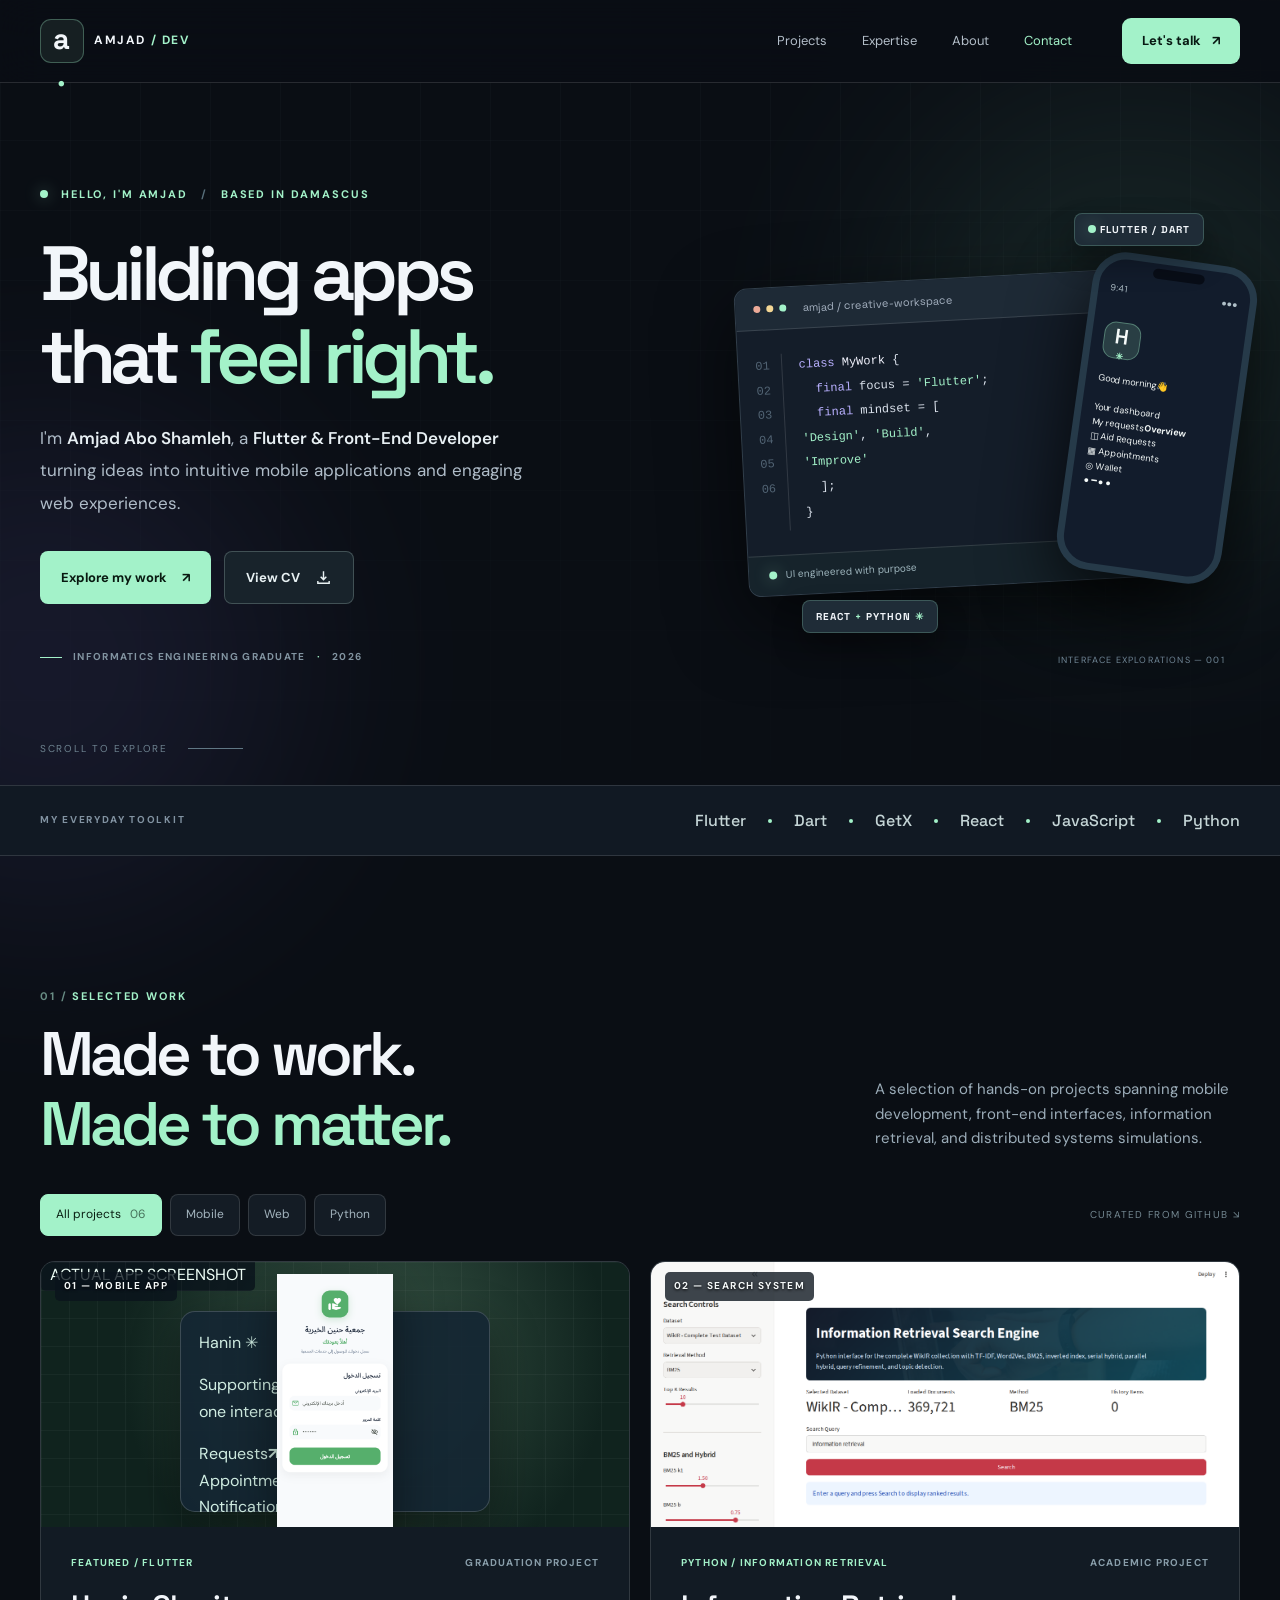
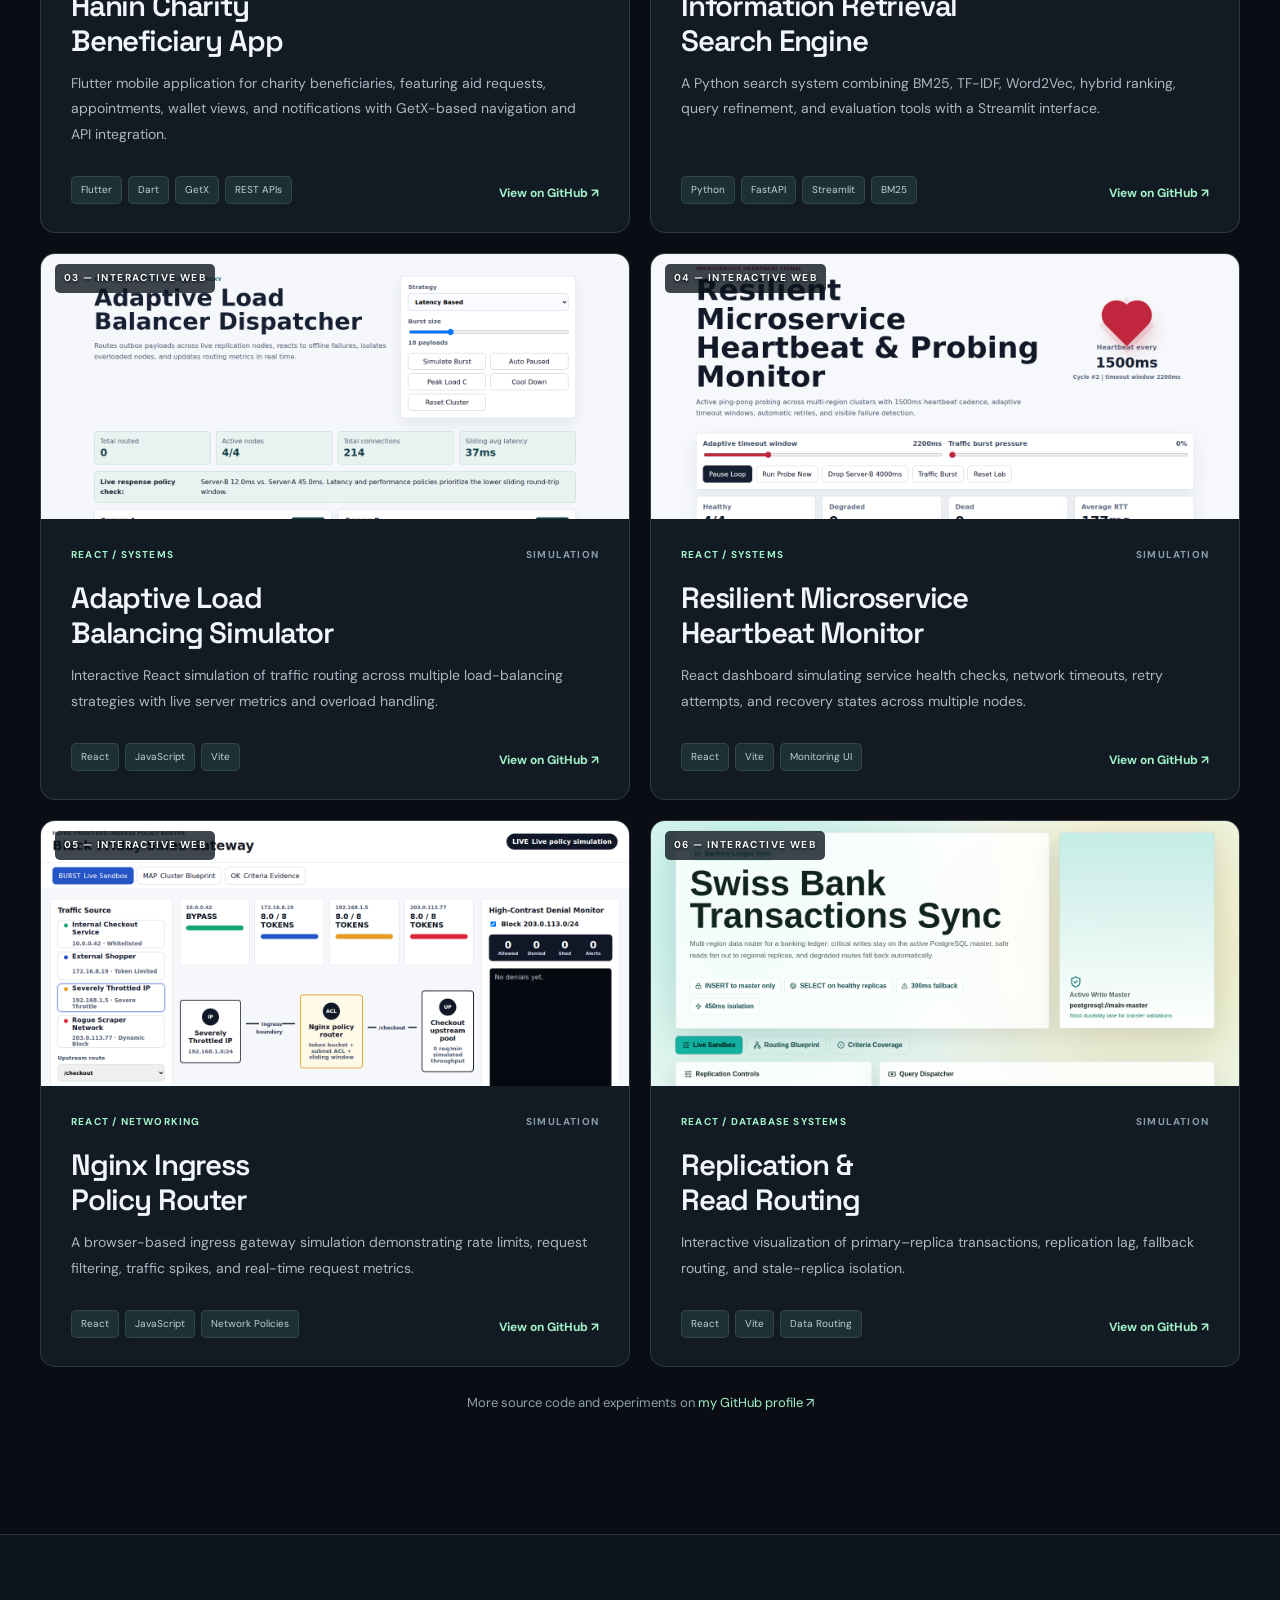
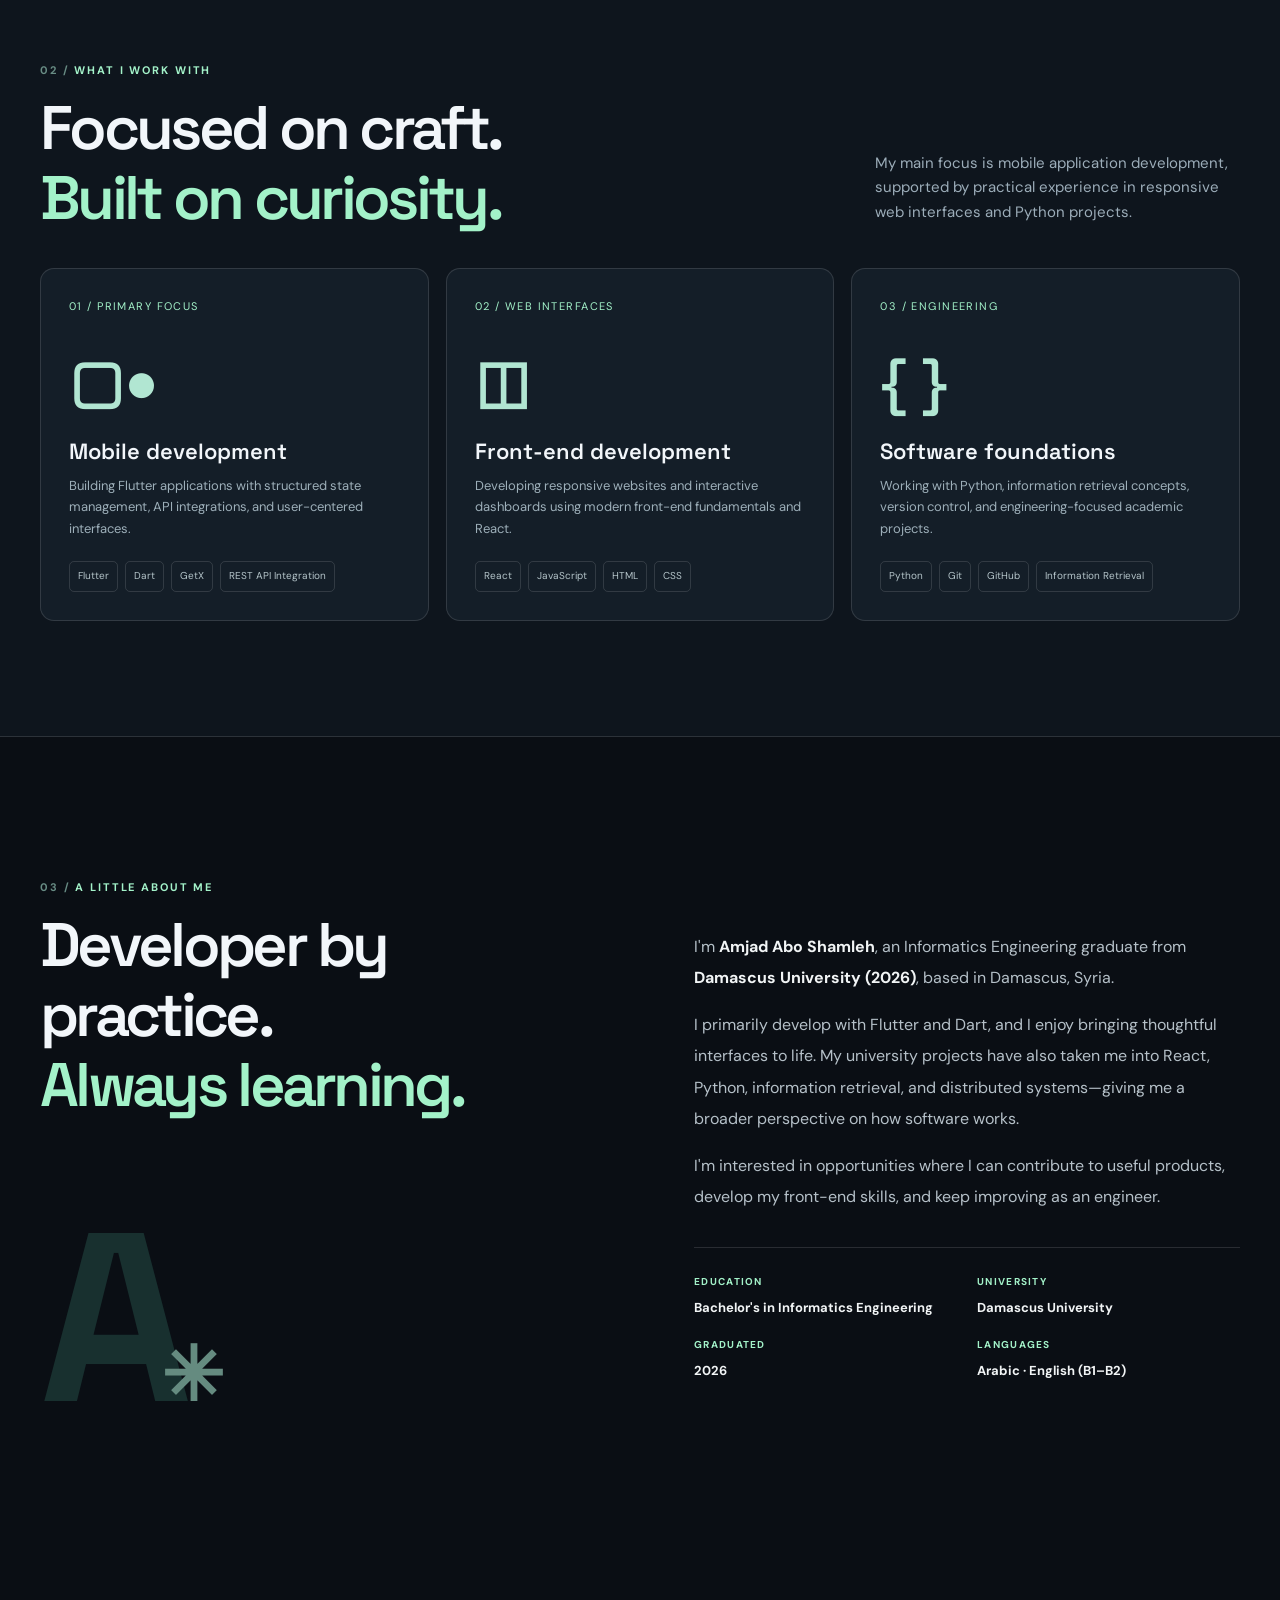
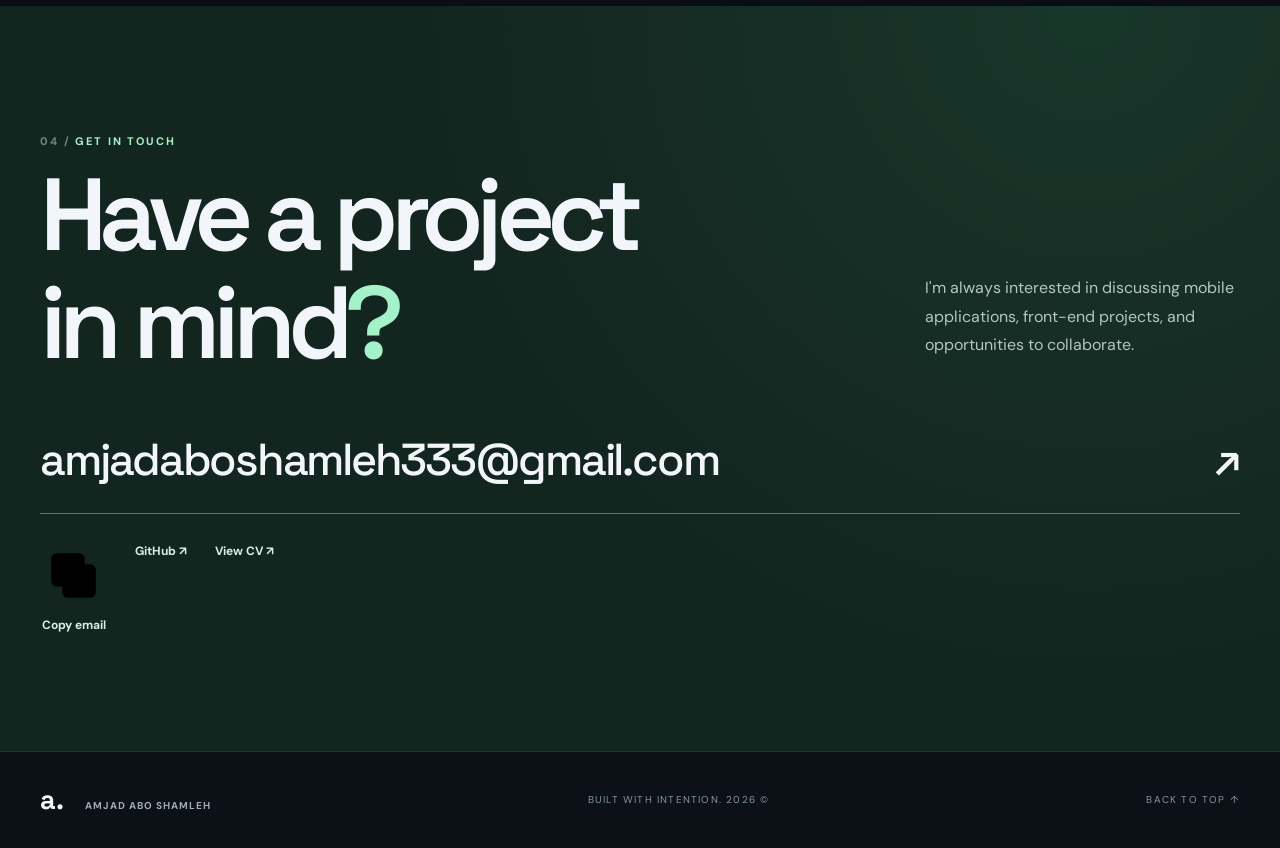
<file: index.html>
<!doctype html>
<html lang="en">
<head>
  <meta charset="utf-8" />
  <meta name="viewport" content="width=device-width, initial-scale=1" />
  <meta name="theme-color" content="#0a0e14" />
  <meta name="description" content="Portfolio of Amjad Abo Shamleh — Flutter & Front-End Developer. Explore mobile apps, interactive web experiences, and Python engineering projects." />
  <meta property="og:type" content="website" />
  <meta property="og:title" content="Amjad Abo Shamleh — Flutter & Front-End Developer" />
  <meta property="og:description" content="Thoughtful mobile apps. Interactive web experiences. Explore selected engineering projects by Amjad Abo Shamleh." />
  <meta property="og:image" content="https://github.com/Amjad2001-art.png" />
  <title>Amjad Abo Shamleh — Flutter & Front-End Developer</title>
  <link rel="icon" type="image/svg+xml" href="assets/favicon.svg" />
  <link rel="preconnect" href="https://fonts.googleapis.com" />
  <link rel="preconnect" href="https://fonts.gstatic.com" crossorigin />
  <link href="https://fonts.googleapis.com/css2?family=DM+Sans:wght@400;500;600;700&family=Space+Grotesk:wght@400;500;600;700&display=swap" rel="stylesheet" />
  <link rel="stylesheet" href="style.css" />
  <script defer src="script.js"></script>
</head>
<body>
  <a class="skip-link" href="#main">Skip to content</a>
  <div class="background-glow glow-one" aria-hidden="true"></div>
  <div class="background-glow glow-two" aria-hidden="true"></div>
  <div class="ambient-grid" aria-hidden="true"></div>

  <header class="site-header" id="top">
    <nav class="nav shell" aria-label="Main navigation">
      <a class="brand" href="#top" aria-label="Amjad Abo Shamleh — Home">
        <span class="brand-symbol">a<span>.</span></span>
        <span class="brand-label">AMJAD<span> / DEV</span></span>
      </a>
      <div class="nav-links" id="nav-links">
        <a href="#work">Projects</a>
        <a href="#expertise">Expertise</a>
        <a href="#about">About</a>
        <a href="#contact">Contact</a>
      </div>
      <a class="nav-cta" href="mailto:amjadaboshamleh333@gmail.com">Let's talk <span aria-hidden="true">↗</span></a>
      <button class="menu-toggle" type="button" aria-label="Open navigation menu" aria-controls="nav-links" aria-expanded="false">
        <span></span><span></span><span></span>
      </button>
    </nav>
  </header>

  <main id="main">
    <section class="hero shell" aria-labelledby="hero-heading">
      <div class="hero-copy">
        <div class="eyebrow"><span class="eyebrow-mark"></span> HELLO, I'M AMJAD <span class="eyebrow-dash">/</span> BASED IN DAMASCUS</div>
        <h1 id="hero-heading">Building apps<br />that <span class="headline-accent">feel right<span class="headline-period">.</span></span></h1>
        <p class="hero-intro">I'm <strong>Amjad Abo Shamleh</strong>, a <strong>Flutter &amp; Front-End Developer</strong> turning ideas into intuitive mobile applications and engaging web experiences.</p>
        <div class="hero-actions">
          <a class="button button-primary" href="#work">Explore my work <span class="button-arrow" aria-hidden="true">↗</span></a>
          <a class="button button-outline" href="cv.html" target="_blank" rel="noopener noreferrer">View CV <svg aria-hidden="true" viewBox="0 0 24 24"><path d="M12 3v12m-4-4 4 4 4-4M4 17v3h16v-3"/></svg></a>
        </div>
        <div class="hero-trustline"><span class="trust-dash"></span> INFORMATICS ENGINEERING GRADUATE <span class="trust-dot">·</span> 2026</div>
      </div>

      <div class="hero-art" aria-label="Illustration of mobile and web development tools">
        <div class="hero-art-grid" aria-hidden="true"></div>
        <div class="floating-tag tag-top"><span class="tag-signal"></span> FLUTTER / DART</div>
        <div class="workstation">
          <div class="workstation-top"><div class="window-dots"><span></span><span></span><span></span></div><div class="workstation-path">amjad / creative-workspace</div><span class="window-spark">✦</span></div>
          <div class="code-panel">
            <div class="code-rail"><span>01</span><span>02</span><span>03</span><span>04</span><span>05</span><span>06</span></div>
            <div class="code-lines" aria-hidden="true"><div><span class="syntax-purple">class</span> <span class="syntax-light">MyWork</span> {</div><div class="indent"><span class="syntax-purple">final</span> focus = <span class="syntax-green">'Flutter'</span>;</div><div class="indent"><span class="syntax-purple">final</span> mindset = [</div><div class="indent2"><span class="syntax-green">'Design'</span>, <span class="syntax-green">'Build'</span>,</div><div class="indent2"><span class="syntax-green">'Improve'</span></div><div class="indent">];</div><div>}</div></div>
          </div>
          <div class="workstation-bottom"><span class="status-light"></span> <span>UI engineered with purpose</span><span class="tiny-bars"><i></i><i></i><i></i><i></i><i></i></span></div>
        </div>
        <div class="phone-frame" aria-hidden="true"><div class="phone-camera"></div><div class="phone-screen"><div class="phone-top"><span>9:41</span><span>●●●</span></div><div class="app-symbol">H<span>✳</span></div><div class="phone-welcome">Good morning<span>👋</span></div><div class="phone-label">Your dashboard</div><div class="stat-mini"><span class="stat-label">My requests</span><strong>Overview</strong><div class="mini-track"><span></span></div></div><div class="mobile-cards"><div><span>◫</span> Aid Requests</div><div><span>▦</span> Appointments</div><div><span>◎</span> Wallet</div></div><div class="mobile-bottom">● ━ ● ●</div></div></div>
        <div class="floating-tag tag-bottom">REACT <span class="tag-plus">+</span> PYTHON <span class="tag-star">✳</span></div>
        <div class="art-caption">INTERFACE EXPLORATIONS <span>— 001</span></div>
      </div>
      <div class="scroll-cue"><span>SCROLL TO EXPLORE</span><span class="scroll-line"></span></div>
    </section>

    <section class="section intro-strip" aria-label="Technologies I work with"><div class="shell strip-inner"><span class="strip-title">MY EVERYDAY TOOLKIT</span><div class="strip-stack"><span>Flutter</span><i></i><span>Dart</span><i></i><span>GetX</span><i></i><span>React</span><i></i><span>JavaScript</span><i></i><span>Python</span></div></div></section>

    <section class="section shell work-section" id="work" aria-labelledby="work-title">
      <div class="section-head reveal"><div><p class="overline"><span>01 /</span> SELECTED WORK</p><h2 id="work-title">Made to work.<br /><span>Made to matter.</span></h2></div><p class="section-lede">A selection of hands-on projects spanning mobile development, front-end interfaces, information retrieval, and distributed systems simulations.</p></div>
      <div class="filter-row reveal" role="group" aria-label="Filter projects">
        <div class="filter-buttons"><button class="filter-button is-active" type="button" data-filter="all" aria-pressed="true">All projects <span>06</span></button><button class="filter-button" type="button" data-filter="mobile" aria-pressed="false">Mobile</button><button class="filter-button" type="button" data-filter="web" aria-pressed="false">Web</button><button class="filter-button" type="button" data-filter="python" aria-pressed="false">Python</button></div>
        <span class="filter-hint">CURATED FROM GITHUB <span aria-hidden="true">↘</span></span>
      </div>
      <div class="project-grid" id="project-grid">
        <article class="project-card project-featured reveal" data-categories="mobile" aria-labelledby="hanin-title">
          <div class="project-visual visual-hanin project-visual--screenshot"><img class="project-screenshot" loading="lazy" decoding="async" src="assets/screenshots/Beneficiary-App.png" alt="Actual login screen captured from the running Hanin Charity Flutter application" /><span class="visual-grain"></span><span class="visual-index">01 — MOBILE APP</span><div class="hanin-visual"><div class="hanin-orbit orbit-a"></div><div class="hanin-orbit orbit-b"></div><div class="hanin-panel"><div class="hp-dots"><span></span><span></span><span></span></div><div class="hp-heading">Hanin <span>✳</span></div><p>Supporting people,<br />one interaction at a time.</p><div class="hp-rows"><div><i></i><span>Requests</span><b>↗</b></div><div><i></i><span>Appointments</span><b>↗</b></div><div><i></i><span>Notifications</span><b>↗</b></div></div></div></div><span class="visual-footnote">ACTUAL APP SCREENSHOT</span></div>
          <div class="project-content"><div class="project-meta"><span>FEATURED / FLUTTER</span><span>GRADUATION PROJECT</span></div><h3 id="hanin-title">Hanin Charity<br />Beneficiary App</h3><p>Flutter mobile application for charity beneficiaries, featuring aid requests, appointments, wallet views, and notifications with GetX-based navigation and API integration.</p><div class="project-bottom"><div class="tech-list"><span>Flutter</span><span>Dart</span><span>GetX</span><span>REST APIs</span></div><a class="project-link" href="https://github.com/Amjad2001-art/Beneficiary-App" target="_blank" rel="noopener noreferrer" aria-label="View Hanin Charity repository on GitHub">View on GitHub <span aria-hidden="true">↗</span></a></div></div>
        </article>
        <article class="project-card project-featured reveal" data-categories="python" aria-labelledby="ir-title">
          <div class="project-visual visual-search project-visual--screenshot"><img class="project-screenshot" loading="lazy" decoding="async" src="assets/screenshots/IR-Project.png" alt="Actual original Streamlit interface of the Information Retrieval Search Engine running in the browser with demo metadata" /><span class="visual-grain"></span><span class="visual-index">02 — SEARCH SYSTEM</span><div class="search-art"><div class="search-art-heading"><span class="search-art-dot"></span> SEARCH ENGINE <span>↗</span></div><div class="search-input-art"><span>information retrieval</span><span>⌕</span></div><div class="search-result-art"><span class="result-icon">01</span><div><div class="result-title-art"></div><div class="result-detail-art"></div></div><span class="result-score">0.98</span></div><div class="search-result-art"><span class="result-icon">02</span><div><div class="result-title-art short"></div><div class="result-detail-art"></div></div><span class="result-score">0.92</span></div><div class="search-pills"><span>BM25</span><span>TF-IDF</span><span>Word2Vec</span></div></div><span class="visual-footnote">ACTUAL APP SCREENSHOT</span></div>
          <div class="project-content"><div class="project-meta"><span>PYTHON / INFORMATION RETRIEVAL</span><span>ACADEMIC PROJECT</span></div><h3 id="ir-title">Information Retrieval<br />Search Engine</h3><p>A Python search system combining BM25, TF-IDF, Word2Vec, hybrid ranking, query refinement, and evaluation tools with a Streamlit interface.</p><div class="project-bottom"><div class="tech-list"><span>Python</span><span>FastAPI</span><span>Streamlit</span><span>BM25</span></div><a class="project-link" href="https://github.com/Amjad2001-art/IR-Project" target="_blank" rel="noopener noreferrer" aria-label="View Information Retrieval Search Engine repository on GitHub">View on GitHub <span aria-hidden="true">↗</span></a></div></div>
        </article>
        <article class="project-card project-standard reveal" data-categories="web" aria-labelledby="load-title"><div class="project-visual visual-routing project-visual--screenshot"><img class="project-screenshot" loading="lazy" decoding="async" src="assets/screenshots/load-balancing-simulator.png" alt="Actual screenshot of the adaptive load balancing simulator running in a browser" /><span class="visual-index">03 — INTERACTIVE WEB</span><div class="routing-art"><div class="routing-in">REQUESTS <span>→</span></div><div class="route-switch"><span>LOAD<br />BALANCER</span><div class="route-core">✳</div></div><div class="routing-out"><div><i></i> NODE A <span>40%</span></div><div><i></i> NODE B <span>35%</span></div><div><i></i> NODE C <span>25%</span></div></div></div></div><div class="project-content"><div class="project-meta"><span>REACT / SYSTEMS</span><span>SIMULATION</span></div><h3 id="load-title">Adaptive Load<br />Balancing Simulator</h3><p>Interactive React simulation of traffic routing across multiple load-balancing strategies with live server metrics and overload handling.</p><div class="project-bottom"><div class="tech-list"><span>React</span><span>JavaScript</span><span>Vite</span></div><a class="project-link" href="https://github.com/Amjad2001-art/load-balancing-simulator" target="_blank" rel="noopener noreferrer">View on GitHub <span aria-hidden="true">↗</span></a></div></div></article>
        <article class="project-card project-standard reveal" data-categories="web" aria-labelledby="micro-title"><div class="project-visual visual-heartbeat project-visual--screenshot"><img class="project-screenshot" loading="lazy" decoding="async" src="assets/screenshots/Resilient-Microservice.png" alt="Actual screenshot of the microservice heartbeat monitoring dashboard" /><span class="visual-index">04 — INTERACTIVE WEB</span><div class="heart-screen"><div class="heartbeat-heading"><span class="heartbeat-indicator"></span> SERVICE HEALTH</div><svg viewBox="0 0 440 135" preserveAspectRatio="none" aria-hidden="true"><path class="heart-grid" d="M0 30H440M0 65H440M0 100H440M50 0V135M130 0V135M210 0V135M290 0V135M370 0V135"/><path class="heart-line" d="M0 70H66L83 70L98 39L121 103L147 18L172 71H240L254 70L269 47L282 89L302 70H440" /></svg><div class="heart-stats"><span>HEALTHY <b>03</b></span><span>DEGRADED <b>01</b></span></div></div></div><div class="project-content"><div class="project-meta"><span>REACT / SYSTEMS</span><span>SIMULATION</span></div><h3 id="micro-title">Resilient Microservice<br />Heartbeat Monitor</h3><p>React dashboard simulating service health checks, network timeouts, retry attempts, and recovery states across multiple nodes.</p><div class="project-bottom"><div class="tech-list"><span>React</span><span>Vite</span><span>Monitoring UI</span></div><a class="project-link" href="https://github.com/Amjad2001-art/Resilient-Microservice" target="_blank" rel="noopener noreferrer">View on GitHub <span aria-hidden="true">↗</span></a></div></div></article>
        <article class="project-card project-standard reveal" data-categories="web" aria-labelledby="nginx-title"><div class="project-visual visual-gateway project-visual--screenshot"><img class="project-screenshot" loading="lazy" decoding="async" src="assets/screenshots/Nginx.png" alt="Actual screenshot of the Nginx ingress policy router React interface" /><span class="visual-index">05 — INTERACTIVE WEB</span><div class="gateway-art"><div class="gateway-top"><span>INGRESS POLICY ROUTER</span><b>ACTIVE</b></div><div class="gateway-middle"><div class="gateway-left"><div></div><div></div><div></div></div><div class="gateway-hex">N<span>↗</span></div><div class="gateway-right"><div></div><div></div><div></div></div></div><div class="gateway-bottom"><span>RATE LIMIT</span><div><i></i><i></i><i></i><i></i><i></i><i></i><i></i><i></i></div></div></div></div><div class="project-content"><div class="project-meta"><span>REACT / NETWORKING</span><span>SIMULATION</span></div><h3 id="nginx-title">Nginx Ingress<br />Policy Router</h3><p>A browser-based ingress gateway simulation demonstrating rate limits, request filtering, traffic spikes, and real-time request metrics.</p><div class="project-bottom"><div class="tech-list"><span>React</span><span>JavaScript</span><span>Network Policies</span></div><a class="project-link" href="https://github.com/Amjad2001-art/Nginx" target="_blank" rel="noopener noreferrer">View on GitHub <span aria-hidden="true">↗</span></a></div></div></article>
        <article class="project-card project-standard reveal" data-categories="web" aria-labelledby="rep-title"><div class="project-visual visual-replica project-visual--screenshot"><img class="project-screenshot" loading="lazy" decoding="async" src="assets/screenshots/Replication.png" alt="Actual screenshot of the replication routing simulator interface" /><span class="visual-index">06 — INTERACTIVE WEB</span><div class="replica-art"><div class="replica-main">PRIMARY<br /><b>MASTER</b><div class="replica-db">▤</div></div><div class="replica-connect"><span></span><span></span><span></span></div><div class="replica-nodes"><div>REPLICA 01 <span>✓</span></div><div>REPLICA 02 <span>✓</span></div><div>REPLICA 03 <span>!</span></div></div></div></div><div class="project-content"><div class="project-meta"><span>REACT / DATABASE SYSTEMS</span><span>SIMULATION</span></div><h3 id="rep-title">Replication &amp;<br />Read Routing</h3><p>Interactive visualization of primary–replica transactions, replication lag, fallback routing, and stale-replica isolation.</p><div class="project-bottom"><div class="tech-list"><span>React</span><span>Vite</span><span>Data Routing</span></div><a class="project-link" href="https://github.com/Amjad2001-art/Replication" target="_blank" rel="noopener noreferrer">View on GitHub <span aria-hidden="true">↗</span></a></div></div></article>
      </div>
      <div class="all-work-link reveal">More source code and experiments on <a href="https://github.com/Amjad2001-art" target="_blank" rel="noopener noreferrer">my GitHub profile <span aria-hidden="true">↗</span></a></div>
    </section>

    <section class="section expertise-section" id="expertise" aria-labelledby="expertise-title"><div class="shell"><div class="section-head reveal"><div><p class="overline"><span>02 /</span> WHAT I WORK WITH</p><h2 id="expertise-title">Focused on craft.<br /><span>Built on curiosity.</span></h2></div><p class="section-lede">My main focus is mobile application development, supported by practical experience in responsive web interfaces and Python projects.</p></div><div class="expertise-grid"><article class="expertise-card reveal"><div class="expertise-number">01 / PRIMARY FOCUS</div><div class="expertise-icon icon-mobile">▢<span>●</span></div><h3>Mobile development</h3><p>Building Flutter applications with structured state management, API integrations, and user-centered interfaces.</p><div class="expertise-tags"><span>Flutter</span><span>Dart</span><span>GetX</span><span>REST API Integration</span></div></article><article class="expertise-card reveal"><div class="expertise-number">02 / WEB INTERFACES</div><div class="expertise-icon icon-browser"><span>◫</span></div><h3>Front-end development</h3><p>Developing responsive websites and interactive dashboards using modern front-end fundamentals and React.</p><div class="expertise-tags"><span>React</span><span>JavaScript</span><span>HTML</span><span>CSS</span></div></article><article class="expertise-card reveal"><div class="expertise-number">03 / ENGINEERING</div><div class="expertise-icon icon-tools">{ }</div><h3>Software foundations</h3><p>Working with Python, information retrieval concepts, version control, and engineering-focused academic projects.</p><div class="expertise-tags"><span>Python</span><span>Git</span><span>GitHub</span><span>Information Retrieval</span></div></article></div></div></section>

    <section class="section about-section shell" id="about" aria-labelledby="about-title"><div class="about-left reveal"><p class="overline"><span>03 /</span> A LITTLE ABOUT ME</p><h2 id="about-title">Developer by practice.<br /><em>Always learning.</em></h2><div class="about-monogram">A<span>✳</span></div></div><div class="about-right reveal"><p>I'm <strong>Amjad Abo Shamleh</strong>, an Informatics Engineering graduate from <strong>Damascus University (2026)</strong>, based in Damascus, Syria.</p><p>I primarily develop with Flutter and Dart, and I enjoy bringing thoughtful interfaces to life. My university projects have also taken me into React, Python, information retrieval, and distributed systems—giving me a broader perspective on how software works.</p><p>I'm interested in opportunities where I can contribute to useful products, develop my front-end skills, and keep improving as an engineer.</p><div class="about-facts"><div><span>EDUCATION</span><strong>Bachelor's in Informatics Engineering</strong></div><div><span>UNIVERSITY</span><strong>Damascus University</strong></div><div><span>GRADUATED</span><strong>2026</strong></div><div><span>LANGUAGES</span><strong>Arabic · English (B1–B2)</strong></div></div></div></section>

    <section class="section contact-section" id="contact" aria-labelledby="contact-title"><div class="shell contact-inner reveal"><p class="overline"><span>04 /</span> GET IN TOUCH</p><div class="contact-top"><h2 id="contact-title">Have a project<br />in mind<span>?</span></h2><p>I'm always interested in discussing mobile applications, front-end projects, and opportunities to collaborate.</p></div><a class="contact-email" href="mailto:amjadaboshamleh333@gmail.com">amjadaboshamleh333@gmail.com <span aria-hidden="true">↗</span></a><div class="contact-actions"><button class="copy-email" type="button" data-copy="amjadaboshamleh333@gmail.com"><svg aria-hidden="true" viewBox="0 0 24 24"><rect x="8" y="8" width="12" height="12" rx="2"/><path d="M16 8V6a2 2 0 0 0-2-2H6a2 2 0 0 0-2 2v8a2 2 0 0 0 2 2h2" /></svg> <span>Copy email</span></button><a href="https://github.com/Amjad2001-art" target="_blank" rel="noopener noreferrer">GitHub ↗</a><a href="cv.html" target="_blank" rel="noopener noreferrer">View CV ↗</a></div></div></section>
  </main>

  <footer class="site-footer"><div class="shell footer-inner"><div class="footer-brand">a<span>.</span> <span>AMJAD ABO SHAMLEH</span></div><span>BUILT WITH INTENTION. <span id="copyright-year">2026</span> ©</span><a href="#top">BACK TO TOP ↑</a></div></footer>
  <div class="toast" id="toast" role="status" aria-live="polite"></div>
</body>
</html>
</file>
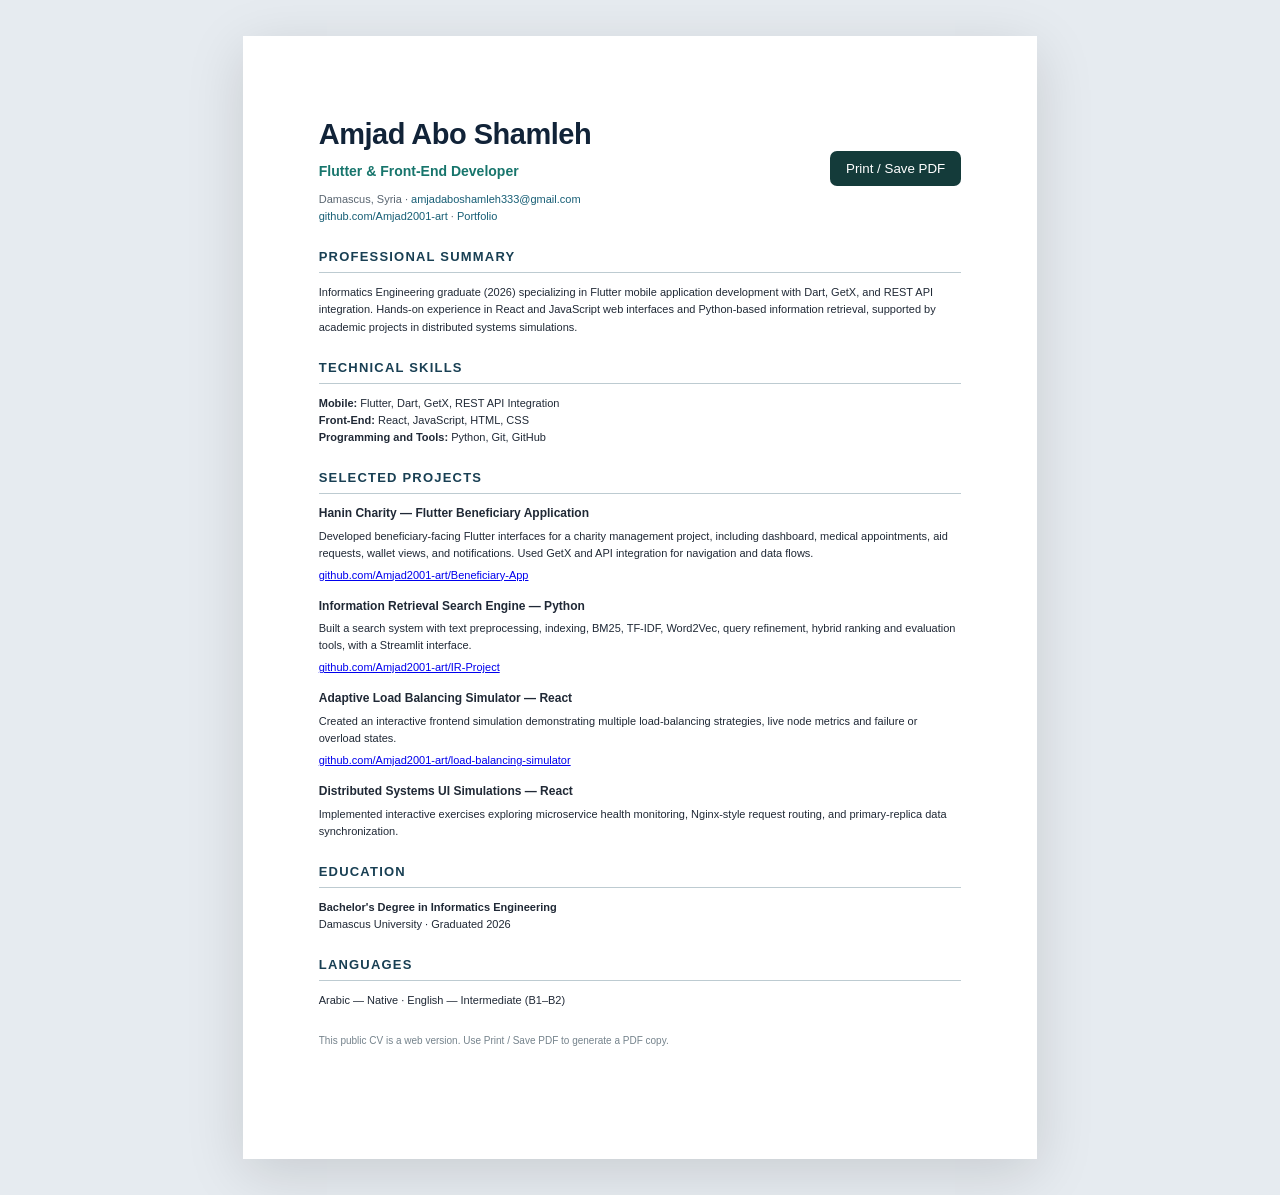
<file: cv.html>
<!doctype html><html lang="en"><head><meta charset="utf-8"><meta name="viewport" content="width=device-width, initial-scale=1"><title>Amjad Abo Shamleh — CV</title><style>
@page{size:A4;margin:17mm}*{box-sizing:border-box}body{font-family:Arial,Helvetica,sans-serif;color:#202936;background:#e6ebf0;line-height:1.55;margin:0}.paper{width:min(210mm,100%);min-height:297mm;margin:36px auto;padding:20mm;background:#fff;box-shadow:0 14px 55px #0002}h1{font-size:29px;letter-spacing:-.5px;margin:0;color:#112338}h2{font-size:13px;color:#183f53;text-transform:uppercase;letter-spacing:1.2px;border-bottom:1px solid #bdcbd1;padding-bottom:5px;margin:22px 0 10px}.role{font-size:14px;font-weight:bold;color:#17756c;margin:4px 0 9px}.meta{font-size:11px;color:#596570}.meta a{color:#175e75;text-decoration:none}.item{margin-bottom:13px}.item h3{font-size:12px;margin:0}.item p,.item ul{font-size:11px;margin:5px 0}.item ul{padding-left:18px}.small{font-size:11px}.top{display:flex;justify-content:space-between;align-items:center;margin-bottom:22px}.print{border:0;background:#143b3a;color:#fff;padding:10px 16px;border-radius:7px;cursor:pointer}.foot{margin-top:24px;font-size:10px;color:#75838c}@media print{body{background:#fff}.paper{margin:0;box-shadow:none;padding:0;min-height:0;width:100%}.print{display:none}}
</style></head><body><main class="paper"><div class="top"><div><h1>Amjad Abo Shamleh</h1><p class="role">Flutter & Front-End Developer</p><div class="meta">Damascus, Syria · <a href="mailto:amjadaboshamleh333@gmail.com">amjadaboshamleh333@gmail.com</a><br><a href="https://github.com/Amjad2001-art">github.com/Amjad2001-art</a> · <a href="https://amjad2001-art.github.io/">Portfolio</a></div></div><button class="print" onclick="window.print()">Print / Save PDF</button></div>
<section><h2>Professional Summary</h2><p class="small">Informatics Engineering graduate (2026) specializing in Flutter mobile application development with Dart, GetX, and REST API integration. Hands-on experience in React and JavaScript web interfaces and Python-based information retrieval, supported by academic projects in distributed systems simulations.</p></section>
<section><h2>Technical Skills</h2><p class="small"><b>Mobile:</b> Flutter, Dart, GetX, REST API Integration<br><b>Front-End:</b> React, JavaScript, HTML, CSS<br><b>Programming and Tools:</b> Python, Git, GitHub</p></section>
<section><h2>Selected Projects</h2>
<div class="item"><h3>Hanin Charity — Flutter Beneficiary Application</h3><p>Developed beneficiary-facing Flutter interfaces for a charity management project, including dashboard, medical appointments, aid requests, wallet views, and notifications. Used GetX and API integration for navigation and data flows.</p><p><a href="https://github.com/Amjad2001-art/Beneficiary-App">github.com/Amjad2001-art/Beneficiary-App</a></p></div>
<div class="item"><h3>Information Retrieval Search Engine — Python</h3><p>Built a search system with text preprocessing, indexing, BM25, TF-IDF, Word2Vec, query refinement, hybrid ranking and evaluation tools, with a Streamlit interface.</p><p><a href="https://github.com/Amjad2001-art/IR-Project">github.com/Amjad2001-art/IR-Project</a></p></div>
<div class="item"><h3>Adaptive Load Balancing Simulator — React</h3><p>Created an interactive frontend simulation demonstrating multiple load-balancing strategies, live node metrics and failure or overload states.</p><p><a href="https://github.com/Amjad2001-art/load-balancing-simulator">github.com/Amjad2001-art/load-balancing-simulator</a></p></div>
<div class="item"><h3>Distributed Systems UI Simulations — React</h3><p>Implemented interactive exercises exploring microservice health monitoring, Nginx-style request routing, and primary-replica data synchronization.</p></div></section>
<section><h2>Education</h2><p class="small"><b>Bachelor's Degree in Informatics Engineering</b><br>Damascus University · Graduated 2026</p></section><section><h2>Languages</h2><p class="small">Arabic — Native · English — Intermediate (B1–B2)</p></section><p class="foot">This public CV is a web version. Use Print / Save PDF to generate a PDF copy.</p></main></body></html>
</file>
<file: style.css>
:root{--bg:#0a0e14;--ink:#f2f6fa;--sub:#b4bfca;--muted:#8293a2;--line:#ffffff20;--mint:#a3f2c9;--purple:#b9b0ff;--panel:#121b24;--font:'DM Sans',Arial,sans-serif;--heading:'Space Grotesk','DM Sans',Arial,sans-serif}
*,*:before,*:after{box-sizing:border-box}html{scroll-behavior:smooth;scroll-padding-top:90px}body{margin:0;background:var(--bg);color:var(--ink);font-family:var(--font);line-height:1.65;overflow-x:hidden}a{color:inherit;text-decoration:none}button{font:inherit;cursor:pointer}::selection{background:var(--mint);color:#07120f}.shell{width:min(1200px,calc(100% - 80px));margin:auto}.section{position:relative}.skip-link{position:absolute;top:-100px;left:15px;z-index:60;background:white;color:black;padding:9px 15px}.skip-link:focus{top:10px}:focus-visible{outline:2px solid var(--mint);outline-offset:4px}
.ambient-grid{position:absolute;z-index:-1;inset:0 0 auto;height:100vh;pointer-events:none;opacity:.4;background-image:linear-gradient(#8da6ad19 1px,transparent 1px),linear-gradient(90deg,#8da6ad19 1px,transparent 1px);background-size:70px 70px;mask-image:linear-gradient(#000,transparent)}.background-glow{position:absolute;z-index:-1;pointer-events:none;width:490px;height:490px;border-radius:50%;filter:blur(110px);opacity:.12}.glow-one{background:#70c29d;right:-100px;top:90px}.glow-two{background:#756ad0;left:-200px;top:420px}
.site-header{position:sticky;top:0;z-index:30;background:#0a0e14d9;border-bottom:1px solid var(--line);backdrop-filter:blur(20px)}.site-header:after{position:absolute;content:'';bottom:-1px;height:2px;width:var(--scroll-progress,0);background:var(--mint);transition:width .15s}.nav{display:flex;align-items:center;height:82px;gap:25px}.brand{display:flex;align-items:center;gap:10px;font-weight:700;letter-spacing:.1em}.brand-symbol{display:grid;place-items:center;border:1px solid #a3f2c94d;color:var(--ink);font:700 29px var(--heading);border-radius:11px;background:#a3f2c915;width:44px;height:44px;letter-spacing:-3px;padding-right:5px}.brand-symbol span,.brand-label span{color:var(--mint)}.brand-label{font-size:12px}.nav-links{display:flex;margin-left:auto;margin-right:25px;gap:35px}.nav-links a{color:var(--sub);font-size:13px;transition:color .2s}.nav-links a:hover,.nav-links a.is-current{color:var(--mint)}.nav-cta{font-size:13px;background:var(--mint);color:#071812;font-weight:700;padding:12px 20px;border-radius:9px}.nav-cta span{margin-left:8px}.menu-toggle{display:none;background:var(--panel);border:1px solid var(--line);border-radius:9px;width:43px;height:43px;padding:10px}.menu-toggle span{display:block;height:2px;background:white;margin:5px 0}
.hero{display:grid;grid-template-columns:1.13fr .87fr;align-items:center;gap:30px;min-height:700px;padding-top:95px;padding-bottom:112px;position:relative}.eyebrow,.overline{font-weight:700;color:var(--mint);font-size:11px;letter-spacing:.17em}.eyebrow{display:flex;align-items:center;gap:13px}.eyebrow-mark,.tag-signal,.status-light{display:inline-block;width:8px;height:8px;background:var(--mint);border-radius:50%;box-shadow:0 0 16px #a3f2c96d}.eyebrow-dash{color:#586f7b}.hero h1{font:600 clamp(57px,6vw,100px)/1.08 var(--heading);letter-spacing:-.075em;margin:29px 0 24px}.headline-accent,.headline-period{color:var(--mint)}.hero-intro{font-size:17px;color:#b0bdc9;max-width:510px;line-height:1.9}.hero-intro strong{color:#e7eff3;font-weight:600}.hero-actions{display:flex;gap:13px;flex-wrap:wrap;margin-top:32px}.button{display:inline-flex;align-items:center;justify-content:space-between;gap:15px;padding:15px 21px;min-height:52px;border-radius:8px;font-size:13px;font-weight:700;transition:transform .25s,background .25s}.button:hover{transform:translateY(-3px)}.button-primary{background:var(--mint);color:#081910}.button-outline{border:1px solid #c6e4dc3c;background:#18232b;color:#e8f1f3}.button svg{height:17px;width:17px;fill:none;stroke:currentColor;stroke-width:2}.hero-trustline{margin-top:45px;display:flex;align-items:center;gap:11px;color:#8294a1;font-size:10px;letter-spacing:.13em;font-weight:700}.trust-dash{width:22px;height:1px;background:var(--mint)}.trust-dot{color:var(--mint)}.scroll-cue{position:absolute;bottom:28px;left:0;font-size:10px;letter-spacing:.17em;color:#6e8390;display:flex;gap:20px;align-items:center}.scroll-line{height:1px;width:55px;background:#607784}
.hero-art{height:495px;position:relative;isolation:isolate}.hero-art-grid{position:absolute;inset:10px 0;background-image:linear-gradient(#d1f1e510 1px,transparent 1px),linear-gradient(90deg,#d1f1e510 1px,transparent 1px);background-size:34px 34px;mask-image:radial-gradient(ellipse,#000,transparent 74%)}.workstation{position:absolute;left:2%;top:100px;width:82%;border:1px solid #71859350;border-radius:13px;background:#141d29;box-shadow:0 25px 75px #0009;transform:rotate(-3deg);overflow:hidden}.workstation-top{height:42px;background:#1e2a36;border-bottom:1px solid #ffffff1f;display:flex;align-items:center;padding:0 18px;gap:17px}.window-dots{display:flex;gap:6px}.window-dots span{background:#9aafb4;width:7px;height:7px;border-radius:50%}.window-dots span:first-child{background:#ecaa98}.window-dots span:nth-child(2){background:#f3d694}.window-dots span:nth-child(3){background:#a3f2c9}.workstation-path{font:11px var(--heading);color:#a5b1c0}.window-spark{margin-left:auto;color:var(--mint)}.code-panel{display:flex;gap:16px;min-height:225px;padding:24px 17px;color:#dce3ed;font:12px/2.05 ui-monospace,SFMono-Regular,Consolas,monospace;overflow:hidden}.code-rail{display:flex;flex-direction:column;color:#526474;border-right:1px solid #ffffff20;padding-right:12px}.code-lines{white-space:nowrap}.code-lines .indent{padding-left:16px}.syntax-purple{color:var(--purple)}.syntax-green{color:var(--mint)}.syntax-light{color:#f4f5ff}.workstation-bottom{padding:11px 20px;background:#16232b;border-top:1px solid var(--line);font-size:10px;color:#9db4bc;display:flex;align-items:center;gap:9px}.tiny-bars{display:flex;gap:2px;margin-left:auto;align-items:end}.tiny-bars i{height:7px;width:3px;background:var(--mint)}.tiny-bars i:nth-child(2){height:11px}.tiny-bars i:nth-child(3){height:6px}.tiny-bars i:nth-child(4){height:14px}.tiny-bars i:nth-child(5){height:10px}
.phone-frame{position:absolute;right:0;top:80px;transform:rotate(8deg);border:7px solid #263a49;border-radius:34px;width:166px;height:320px;background:#121c2c;box-shadow:0 25px 70px #000b;overflow:hidden;z-index:2}.phone-camera{position:absolute;top:5px;left:52px;width:52px;height:10px;border-radius:10px;background:#080d17;z-index:3}.phone-screen{padding:23px 12px;color:#f5faf9;font-size:9px}.phone-top{display:flex;justify-content:space-between;color:#b0c0c8}.app-symbol{width:37px;height:37px;background:#a3f2c929;border:1px solid #a3f2c959;border-radius:12px;display:grid;place-items:center;font:600 21px var(--heading);margin-top:25px}.app-symbol span{font-size:9px;color:var(--mint)}.phone-welcome{margin:14px 0}.phone-screen [class*='phone-']{max-width:100%}.floating-tag{position:absolute;z-index:4;background:#1f2c37;border:1px solid #a3f2c939;border-radius:8px;box-shadow:0 15px 30px #0005;padding:9px 13px;font:700 10px var(--heading);letter-spacing:.1em}.tag-top{top:35px;right:7%}.tag-bottom{bottom:40px;left:14%}.tag-plus,.tag-star{color:var(--mint)}.art-caption{position:absolute;right:3%;bottom:5px;color:#738a9a;font-size:9px;letter-spacing:.13em}
.intro-strip{border-top:1px solid var(--line);border-bottom:1px solid var(--line);background:#111923}.strip-inner{display:flex;align-items:center;justify-content:space-between;gap:20px;padding:24px 0}.strip-title{font-size:10px;letter-spacing:.17em;font-weight:700;color:var(--muted)}.strip-stack{display:flex;align-items:center;flex-wrap:wrap;gap:22px}.strip-stack span{font:500 16px var(--heading);color:#c5d5d6}.strip-stack i{width:4px;height:4px;background:var(--mint);border-radius:50%}
.work-section{padding:120px 0}.section-head{display:flex;justify-content:space-between;align-items:end;gap:40px;margin-bottom:35px}.overline span{color:#688c84}.section-head h2,.about-section h2{font:600 clamp(36px,4.8vw,62px)/1.14 var(--heading);letter-spacing:-.06em;margin:14px 0 0}.section-head h2 span{color:var(--mint)}.section-lede{max-width:365px;font-size:15px;color:#9cadb9;margin:0 0 8px}.filter-row{display:flex;align-items:center;justify-content:space-between;margin-bottom:25px}.filter-buttons{display:flex;gap:8px;flex-wrap:wrap}.filter-button{border:1px solid var(--line);background:#141c25;color:#a4b5bf;border-radius:8px;padding:10px 15px;font-size:12px;transition:all .2s}.filter-button.is-active,.filter-button:hover{background:var(--mint);color:#092013;border-color:var(--mint)}.filter-button span{opacity:.6;margin-left:6px}.filter-hint{font-size:10px;color:#748892;letter-spacing:.13em}.project-grid{display:grid;grid-template-columns:repeat(2,minmax(0,1fr));gap:20px}.project-card{background:#121b24;border:1px solid #ffffff21;border-radius:15px;overflow:hidden;display:flex;flex-direction:column;transition:transform .25s,border-color .25s}.project-card:hover{transform:translateY(-6px);border-color:#a3f2c967}.project-card.is-hidden{display:none}.project-visual{height:265px;position:relative;overflow:hidden;background:radial-gradient(circle at 60% 38%,#253b4b,#17222e 60%,#101b25)}.project-visual:before{content:'';position:absolute;inset:0;background-image:linear-gradient(#ffffff09 1px,transparent 1px),linear-gradient(90deg,#ffffff09 1px,transparent 1px);background-size:28px 28px}.visual-index{position:absolute;top:17px;left:20px;color:#becbd4;font-size:10px;letter-spacing:.14em;font-weight:700;z-index:2}.project-content{padding:28px 30px;display:flex;flex:1;flex-direction:column}.project-meta{display:flex;justify-content:space-between;gap:14px;font-size:10px;letter-spacing:.12em;color:var(--mint);font-weight:700}.project-meta span:last-child{color:#899eaa}.project-content h3{font:600 clamp(24px,2.3vw,33px)/1.2 var(--heading);letter-spacing:-.04em;margin:17px 0 12px}.project-content p{font-size:14px;color:#aab7c1;line-height:1.8;margin:0}.project-bottom{display:flex;justify-content:space-between;align-items:end;gap:15px;margin-top:auto;padding-top:29px;flex-wrap:wrap}.tech-list{display:flex;gap:6px;flex-wrap:wrap}.tech-list span{font-size:10px;color:#bdd3d6;background:#1c3035;border:1px solid #ffffff1b;border-radius:5px;padding:5px 9px}.project-link{font-size:12px;color:var(--mint);font-weight:700;white-space:nowrap}.project-link:hover{text-decoration:underline}.all-work-link{margin-top:25px;text-align:center;color:#8e9fac;font-size:13px}.all-work-link a{color:var(--mint)}
.hanin-panel,.search-art,.routing-art,.heart-screen,.gateway-art,.replica-art{position:absolute;inset:49px 11% 15px;border:1px solid #ffffff2b;background:#142634e6;border-radius:15px;padding:18px;box-shadow:0 18px 48px #0006;color:#d2efe4}.hanin-panel{max-width:310px;margin:auto}.hanin-top,.hanin-stats,.hanin-items,.hanin-bottom{display:flex;align-items:center;justify-content:space-between;gap:9px;margin-bottom:15px}.hanin-stats>div,.hanin-items>div,.hanin-bottom>div{background:#1e3840;border-radius:8px;padding:9px}.search-art{inset:70px 14% 30px}.routing-art,.replica-art{display:flex;align-items:center;justify-content:space-around;gap:15px}.routing-out div,.replica-nodes div{border:1px solid #ffffff29;border-radius:6px;padding:7px;margin:8px 0;font-size:10px}.route-switch,.replica-main{background:#263c47;padding:15px;border-radius:12px;font:600 12px var(--heading);text-align:center}.route-core{color:var(--mint);font-size:30px}.heart-screen{inset:60px 12% 35px}.heart-screen svg{width:100%;height:115px}.heart-line{fill:none;stroke:var(--mint);stroke-width:4}.heart-grid{fill:none;stroke:#ffffff23}.heart-stats{display:flex;justify-content:space-between;font-size:10px;color:var(--mint)}.gateway-art{inset:55px 12% 35px}.gateway-top,.gateway-middle,.gateway-bottom{display:flex;justify-content:space-between;align-items:center;gap:12px}.gateway-hex{font:700 60px var(--heading);color:var(--mint);padding:10px}.gateway-left>div,.gateway-right>div{width:35px;height:5px;background:#6a9991;margin:8px}.gateway-bottom{font-size:10px}.gateway-bottom i{display:inline-block;width:8px;height:8px;margin-right:4px;border-radius:3px;background:var(--mint)}
.expertise-section{padding:115px 0;background:#0e151d;border-top:1px solid var(--line);border-bottom:1px solid var(--line)}.expertise-grid{display:grid;grid-template-columns:repeat(3,1fr);gap:17px}.expertise-card{min-height:350px;background:#141e28;border:1px solid var(--line);padding:28px;border-radius:14px;display:flex;flex-direction:column;transition:transform .2s}.expertise-card:hover{transform:translateY(-5px)}.expertise-number{color:var(--mint);font-size:11px;letter-spacing:.13em}.expertise-icon{font:600 58px var(--heading);color:#b1e6d2;margin:30px 0 18px}.expertise-card h3{font:600 22px var(--heading);margin:0 0 10px}.expertise-card p{font-size:13px;color:#9dafb9;margin:0}.expertise-tags{margin-top:auto;padding-top:22px;display:flex;gap:7px;flex-wrap:wrap}.expertise-tags span{border:1px solid var(--line);border-radius:5px;color:#b5c5ca;padding:6px 8px;font-size:10px}
.about-section{display:grid;grid-template-columns:1fr 1fr;gap:9%;padding-top:130px;padding-bottom:135px}.about-section h2 em{font-style:normal;color:var(--mint)}.about-monogram{font:700 240px var(--heading);color:#18302f;letter-spacing:-.13em;margin-top:45px}.about-monogram span{color:#658b80;font-size:75px}.about-right{padding-top:48px}.about-right>p{font-size:16px;line-height:1.95;color:#b5c0c8}.about-right strong{color:#f1f4f5}.about-facts{display:grid;grid-template-columns:1fr 1fr;gap:20px;border-top:1px solid var(--line);padding-top:26px;margin-top:35px}.about-facts div{display:flex;flex-direction:column;gap:7px}.about-facts span{font-size:10px;font-weight:700;color:var(--mint);letter-spacing:.13em}.about-facts strong{font-size:13px;line-height:1.5}
.contact-section{padding:115px 0;background:radial-gradient(circle at 85% 0,#24594355,transparent 50%),#13251f}.contact-top{display:flex;align-items:end;justify-content:space-between;gap:40px;margin-bottom:55px}.contact-top h2{font:600 clamp(54px,8vw,108px)/1.05 var(--heading);letter-spacing:-.075em;margin:0}.contact-top h2 span{color:var(--mint)}.contact-top p{max-width:315px;color:#b5c6bb;line-height:1.8}.contact-email{display:flex;justify-content:space-between;align-items:center;gap:15px;border-bottom:1px solid #ffffff5a;padding-bottom:25px;font:500 clamp(20px,3.5vw,47px) var(--heading);letter-spacing:-.05em;overflow-wrap:anywhere}.contact-email:hover{color:var(--mint)}.contact-actions{display:flex;gap:28px;margin-top:28px;flex-wrap:wrap}.contact-actions a,.copy-email{border:0;padding:0;background:none;color:#d7eee2;font-weight:700;font-size:12px}.contact-actions a:hover,.copy-email:hover{color:var(--mint)}.site-footer{background:#0b1117;border-top:1px solid var(--line)}.footer-inner{min-height:96px;display:flex;justify-content:space-between;align-items:center;gap:15px}.footer-brand{font:700 27px var(--heading)}.footer-brand span:last-child{font:700 10px var(--font);letter-spacing:.1em;color:#9faeb5;margin-left:15px}.footer-inner>span,.footer-inner>a{font-size:10px;letter-spacing:.12em;color:#8296a0}.toast{position:fixed;bottom:20px;right:20px;background:#1b332b;color:var(--mint);border:1px solid #a3f2c94f;border-radius:9px;padding:12px 19px;z-index:50;opacity:0;transform:translateY(15px);transition:.2s;pointer-events:none}.toast.is-visible{opacity:1;transform:none}.js .reveal{opacity:0;transform:translateY(18px);transition:opacity .65s,transform .65s}.js .reveal.is-revealed{opacity:1;transform:none}
@media(max-width:1000px){.hero{grid-template-columns:1fr 1fr}.hero h1{font-size:65px}.project-content{padding:23px}.expertise-card{padding:22px}}
@media(max-width:800px){.shell{width:calc(100% - 46px)}.hero{grid-template-columns:1fr;padding-top:75px}.hero-copy{max-width:660px}.hero-art{width:min(530px,100%);margin:auto}.hero h1{font-size:clamp(56px,8vw,80px)}.section-head{display:block}.section-lede{max-width:570px;margin-top:20px}.strip-inner{flex-direction:column;align-items:flex-start}.expertise-grid{grid-template-columns:repeat(2,1fr)}.expertise-card:last-child{grid-column:span 2;min-height:240px}.about-section{gap:5%}.about-monogram{font-size:150px}.contact-top{display:block}.nav-links{gap:16px;margin-right:10px}}
@media(max-width:620px){html{scroll-padding-top:75px}.shell{width:calc(100% - 36px)}.nav{height:70px}.brand-label{font-size:10px}.nav-cta{margin-left:auto;padding:10px 12px;font-size:11px}.menu-toggle{display:block}.nav-links{display:none;position:absolute;left:0;right:0;top:69px;flex-direction:column;gap:0;background:#111923;padding:15px 22px 20px;margin:0;border-bottom:1px solid var(--line)}.nav-links.is-open{display:flex}.nav-links a{padding:13px;border-bottom:1px solid var(--line)}.hero{padding-top:63px;padding-bottom:75px;gap:5px}.eyebrow{font-size:9px}.hero h1{font-size:clamp(43px,11vw,61px);margin:25px 0}.hero-intro{font-size:15px}.hero-trustline{font-size:9px;flex-wrap:wrap}.hero-art{height:345px}.workstation{top:70px;width:78%;left:0}.code-panel{font-size:9px;min-height:170px;padding:14px 11px}.phone-frame{top:72px;right:-3px;transform:rotate(8deg) scale(.78);transform-origin:top right}.tag-top{top:8px}.tag-bottom{bottom:20px}.scroll-cue{display:none}.strip-stack{gap:10px}.strip-stack span{font-size:13px}.work-section,.expertise-section{padding:76px 0}.section-head h2,.about-section h2{font-size:38px}.section-lede{font-size:14px}.filter-row{display:block}.filter-hint{display:none}.filter-button{padding:9px 10px;font-size:11px}.project-grid{grid-template-columns:1fr}.project-visual{height:245px}.project-content h3{font-size:26px}.project-meta{font-size:9px}.project-content p{font-size:13px}.expertise-grid{grid-template-columns:1fr}.expertise-card,.expertise-card:last-child{grid-column:span 1;min-height:300px}.about-section{display:block;padding:80px 0}.about-monogram{display:none}.about-right{padding-top:20px}.about-right>p{font-size:14px}.contact-section{padding:78px 0}.contact-top h2{font-size:clamp(52px,12vw,70px)}.contact-top p{font-size:14px}.contact-email{font-size:clamp(18px,5vw,30px)}.footer-inner{padding:23px 0;flex-wrap:wrap}.footer-brand{width:100%}.footer-inner>span,.footer-inner>a{font-size:9px}.routing-art,.replica-art{gap:5px;padding:10px}.routing-out div,.replica-nodes div{font-size:8px}.route-switch,.replica-main{padding:8px;font-size:10px}}
@media(prefers-reduced-motion:reduce){html{scroll-behavior:auto}*,*:before,*:after{animation:none!important;transition:none!important}.js .reveal{opacity:1;transform:none}}

/* Genuine screenshots captured from the author's GitHub project sources. */
.project-visual--screenshot{background:#101b25;isolation:isolate}
.project-screenshot{position:absolute;inset:0;width:100%;height:100%;object-fit:cover;object-position:top center;z-index:2;display:block}
.visual-hanin.project-visual--screenshot{background:radial-gradient(circle at 55% 36%,#395747,#10231e 67%)}
.visual-hanin .project-screenshot{object-fit:contain;object-position:center center;padding:12px 0 0;filter:drop-shadow(0 15px 25px #0007)}
.project-visual--screenshot .visual-index{z-index:4;top:10px;left:14px;padding:6px 9px;border-radius:5px;background:#09121bc7;color:#f4f8f8;text-shadow:0 1px 3px #000}
.project-visual--screenshot .visual-footnote{z-index:4;bottom:10px;right:12px;background:#09121bc7;padding:6px 9px;border-radius:5px;color:#effff7}
@media(max-width:620px){.project-visual--screenshot .visual-index{top:9px;left:10px;font-size:8px}}
</file>
